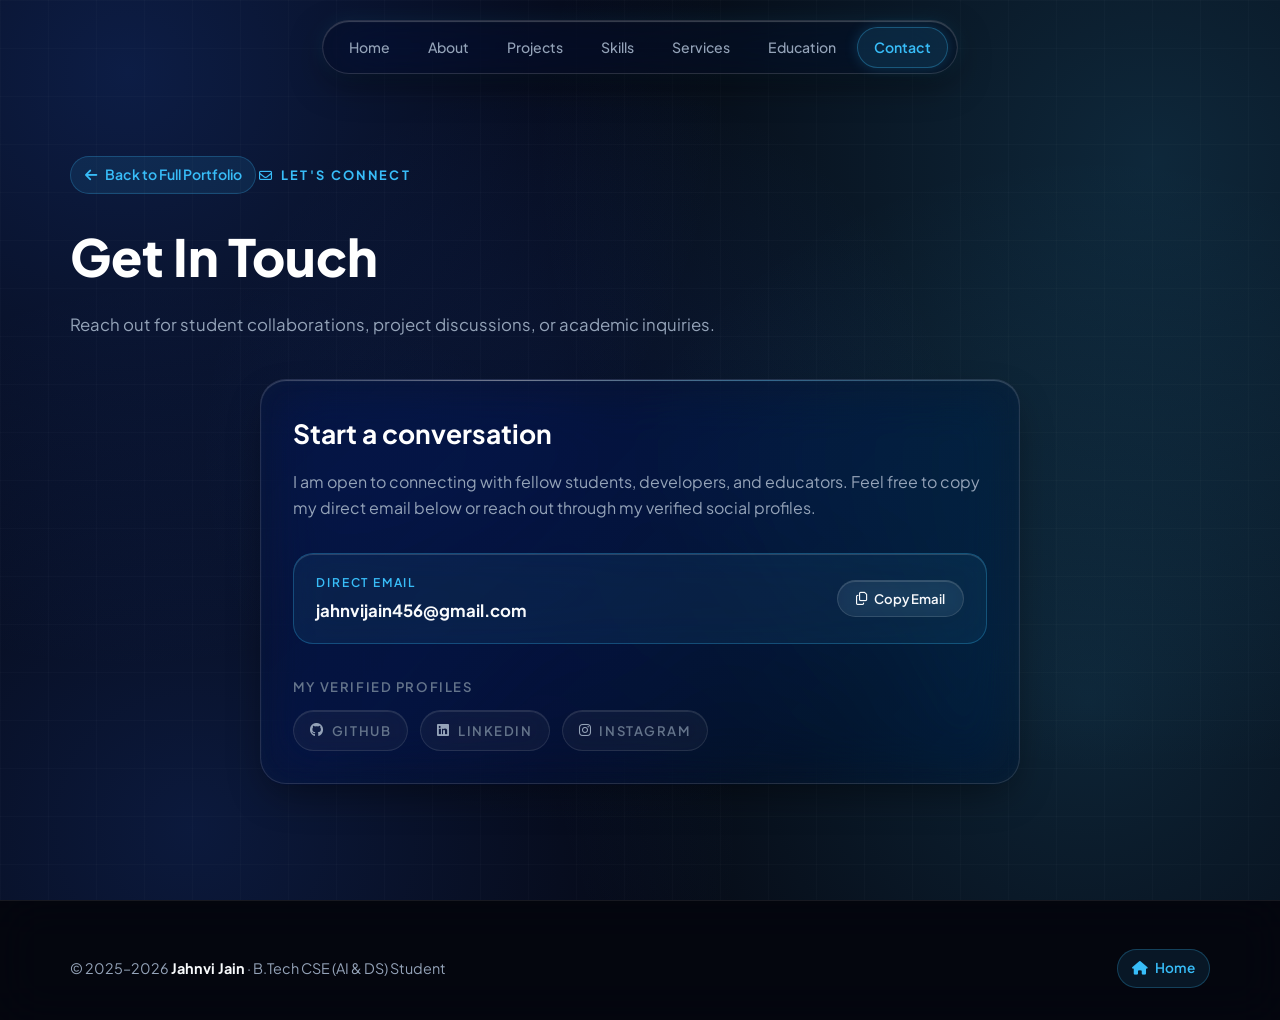
<file: contact.html>
<!DOCTYPE html>
<html lang="en">
<head>
    <meta charset="UTF-8">
    <meta name="viewport" content="width=device-width, initial-scale=1.0">
    <title>Contact | Jahnvi Jain</title>
    <link rel="icon" href="img.png" type="image/x-icon">
    <link rel="stylesheet" href="https://cdnjs.cloudflare.com/ajax/libs/font-awesome/6.5.2/css/all.min.css">
    <link rel="stylesheet" href="blog.css">
    <!-- Vercel Web Analytics -->
    <script>
        window.va = window.va || function () { (window.vaq = window.vaq || []).push(arguments); };
    </script>
    <script defer src="https://cdn.vercel-insights.com/v1/script.js"></script>
</head>
<body>

    <!-- Floating Navigation Bar -->
    <header id="mainHeader">
        <div class="nav-capsule">
            <nav class="nav-menu" id="navMenu">
                <a href="index.html#home"><i class="fa-solid fa-house"></i><span>Home</span></a>
                <a href="index.html#about"><i class="fa-solid fa-user"></i><span>About</span></a>
                <a href="index.html#projects"><i class="fa-solid fa-folder-open"></i><span>Projects</span></a>
                <a href="skills.html"><i class="fa-solid fa-layer-group"></i><span>Skills</span></a>
                <a href="services.html"><i class="fa-solid fa-briefcase"></i><span>Services</span></a>
                <a href="education.html"><i class="fa-solid fa-graduation-cap"></i><span>Education</span></a>
                <a href="contact.html" class="active"><i class="fa-solid fa-envelope"></i><span>Contact</span></a>
            </nav>
            <button class="mobile-toggle" id="mobileToggle" aria-label="Toggle navigation menu">
                <i class="fa-solid fa-bars"></i>
                <span>Menu</span>
            </button>
        </div>
    </header>

    <main class="page-shell">
        <div class="container">
            <div class="subpage-hero">
                <a href="index.html" class="back-home-link">
                    <i class="fa-solid fa-arrow-left"></i>
                    <span>Back to Full Portfolio</span>
                </a>
                <p class="eyebrow"><i class="fa-regular fa-envelope"></i> Let's Connect</p>
                <h1 style="font-size: clamp(2.2rem, 4vw, 3.2rem); font-weight: 800; margin-bottom: 0.85rem; color: #ffffff;">Get In Touch</h1>
                <p class="section-subtitle" style="text-align: left; max-width: 65ch;">
                    Reach out for student collaborations, project discussions, or academic inquiries.
                </p>
            </div>

            <div class="contact-card-wrapper">
                <div class="glass-card contact-info-card">
                    <div class="contact-info-top">
                        <h3>Start a conversation</h3>
                        <p>
                            I am open to connecting with fellow students, developers, and educators. Feel free to copy my direct email below or reach out through my verified social profiles.
                        </p>

                        <!-- Copy Email Box -->
                        <div class="email-copy-box">
                            <div class="email-label-group">
                                <span>Direct Email</span>
                                <strong>jahnvijain456@gmail.com</strong>
                            </div>
                            <div class="email-action-buttons">
                                <button class="copy-btn" id="copyEmailBtn" aria-label="Copy email address to clipboard">
                                    <i class="fa-regular fa-copy"></i>
                                    <span>Copy Email</span>
                                </button>
                            </div>
                        </div>
                    </div>

                    <div class="social-connect-row">
                        <span>My verified profiles</span>
                        <div class="social-pills-cluster">
                            <a href="https://github.com/jahnvijain777" target="_blank" rel="noopener noreferrer" class="social-badge-link">
                                <i class="fa-brands fa-github"></i>
                                <span>GitHub</span>
                            </a>
                            <a href="https://www.linkedin.com/in/jahnvijain777" target="_blank" rel="noopener noreferrer" class="social-badge-link">
                                <i class="fa-brands fa-linkedin"></i>
                                <span>LinkedIn</span>
                            </a>
                            <a href="https://www.instagram.com/mysterious_melody777/" target="_blank" rel="noopener noreferrer" class="social-badge-link">
                                <i class="fa-brands fa-instagram"></i>
                                <span>Instagram</span>
                            </a>
                        </div>
                    </div>
                </div>
            </div>
        </div>
    </main>

    <!-- Footer -->
    <footer>
        <div class="container footer-inner">
            <div class="footer-left">
                <p>&copy; 2025–2026 <strong>Jahnvi Jain</strong> · B.Tech CSE (AI &amp; DS) Student</p>
            </div>
            <div class="footer-right">
                <a href="index.html" class="back-to-top">
                    <i class="fa-solid fa-house"></i>
                    <span>Home</span>
                </a>
            </div>
        </div>
    </footer>

    <script src="main.js"></script>
</body>
</html>
</file>
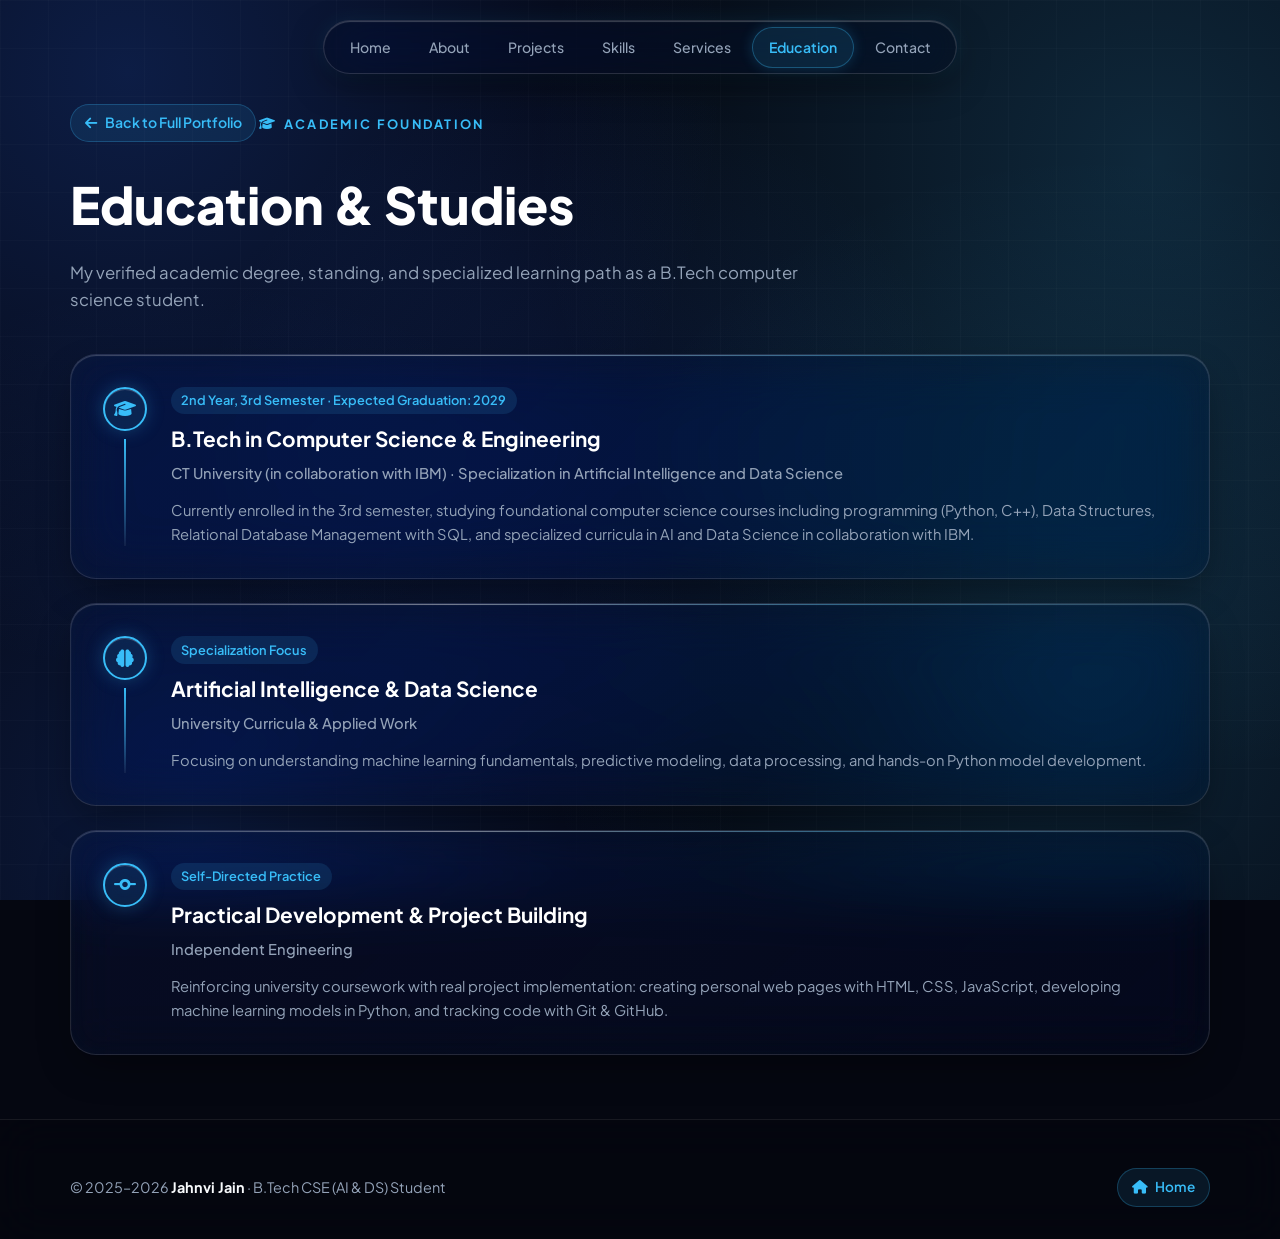
<file: education.html>
<!DOCTYPE html>
<html lang="en">
<head>
    <meta charset="UTF-8">
    <meta name="viewport" content="width=device-width, initial-scale=1.0">
    <title>Education | Jahnvi Jain</title>
    <link rel="icon" href="img.png" type="image/x-icon">
    <link rel="stylesheet" href="https://cdnjs.cloudflare.com/ajax/libs/font-awesome/6.5.2/css/all.min.css">
    <link rel="stylesheet" href="blog.css">
    <!-- Vercel Web Analytics -->
    <script>
        window.va = window.va || function () { (window.vaq = window.vaq || []).push(arguments); };
    </script>
    <script defer src="https://cdn.vercel-insights.com/v1/script.js"></script>
</head>
<body>

    <!-- Floating Navigation Bar -->
    <header id="mainHeader">
        <div class="nav-capsule">
            <nav class="nav-menu" id="navMenu">
                <a href="index.html#home"><i class="fa-solid fa-house"></i><span>Home</span></a>
                <a href="index.html#about"><i class="fa-solid fa-user"></i><span>About</span></a>
                <a href="index.html#projects"><i class="fa-solid fa-folder-open"></i><span>Projects</span></a>
                <a href="skills.html"><i class="fa-solid fa-layer-group"></i><span>Skills</span></a>
                <a href="services.html"><i class="fa-solid fa-briefcase"></i><span>Services</span></a>
                <a href="education.html" class="active"><i class="fa-solid fa-graduation-cap"></i><span>Education</span></a>
                <a href="contact.html"><i class="fa-solid fa-envelope"></i><span>Contact</span></a>
            </nav>
            <button class="mobile-toggle" id="mobileToggle" aria-label="Toggle navigation menu">
                <i class="fa-solid fa-bars"></i>
                <span>Menu</span>
            </button>
        </div>
    </header>

    <main class="page-shell">
        <div class="container">
            <div class="subpage-hero">
                <a href="index.html" class="back-home-link">
                    <i class="fa-solid fa-arrow-left"></i>
                    <span>Back to Full Portfolio</span>
                </a>
                <p class="eyebrow"><i class="fa-solid fa-graduation-cap"></i> Academic Foundation</p>
                <h1 style="font-size: clamp(2.2rem, 4vw, 3.2rem); font-weight: 800; margin-bottom: 0.85rem; color: #ffffff;">Education &amp; Studies</h1>
                <p class="section-subtitle" style="text-align: left; max-width: 65ch;">
                    My verified academic degree, standing, and specialized learning path as a B.Tech computer science student.
                </p>
            </div>

            <div class="education-timeline" style="margin-inline: 0; max-width: 100%;">
                
                <div class="glass-card timeline-card">
                    <div class="timeline-indicator">
                        <div class="timeline-dot"><i class="fa-solid fa-graduation-cap"></i></div>
                        <div class="timeline-line"></div>
                    </div>
                    <div class="timeline-body">
                        <div class="timeline-meta">
                            <span class="timeline-period">2nd Year, 3rd Semester · Expected Graduation: 2029</span>
                        </div>
                        <h3>B.Tech in Computer Science &amp; Engineering</h3>
                        <p class="timeline-institution">CT University (in collaboration with IBM) · Specialization in Artificial Intelligence and Data Science</p>
                        <p>
                            Currently enrolled in the 3rd semester, studying foundational computer science courses including programming (Python, C++), Data Structures, Relational Database Management with SQL, and specialized curricula in AI and Data Science in collaboration with IBM.
                        </p>
                    </div>
                </div>

                <div class="glass-card timeline-card">
                    <div class="timeline-indicator">
                        <div class="timeline-dot"><i class="fa-solid fa-brain"></i></div>
                        <div class="timeline-line"></div>
                    </div>
                    <div class="timeline-body">
                        <div class="timeline-meta">
                            <span class="timeline-period">Specialization Focus</span>
                        </div>
                        <h3>Artificial Intelligence &amp; Data Science</h3>
                        <p class="timeline-institution">University Curricula &amp; Applied Work</p>
                        <p>
                            Focusing on understanding machine learning fundamentals, predictive modeling, data processing, and hands-on Python model development.
                        </p>
                    </div>
                </div>

                <div class="glass-card timeline-card">
                    <div class="timeline-indicator">
                        <div class="timeline-dot"><i class="fa-solid fa-code-commit"></i></div>
                    </div>
                    <div class="timeline-body">
                        <div class="timeline-meta">
                            <span class="timeline-period">Self-Directed Practice</span>
                        </div>
                        <h3>Practical Development &amp; Project Building</h3>
                        <p class="timeline-institution">Independent Engineering</p>
                        <p>
                            Reinforcing university coursework with real project implementation: creating personal web pages with HTML, CSS, JavaScript, developing machine learning models in Python, and tracking code with Git &amp; GitHub.
                        </p>
                    </div>
                </div>

            </div>
        </div>
    </main>

    <!-- Footer -->
    <footer>
        <div class="container footer-inner">
            <div class="footer-left">
                <p>&copy; 2025–2026 <strong>Jahnvi Jain</strong> · B.Tech CSE (AI &amp; DS) Student</p>
            </div>
            <div class="footer-right">
                <a href="index.html" class="back-to-top">
                    <i class="fa-solid fa-house"></i>
                    <span>Home</span>
                </a>
            </div>
        </div>
    </footer>

    <script src="main.js"></script>
</body>
</html>
</file>
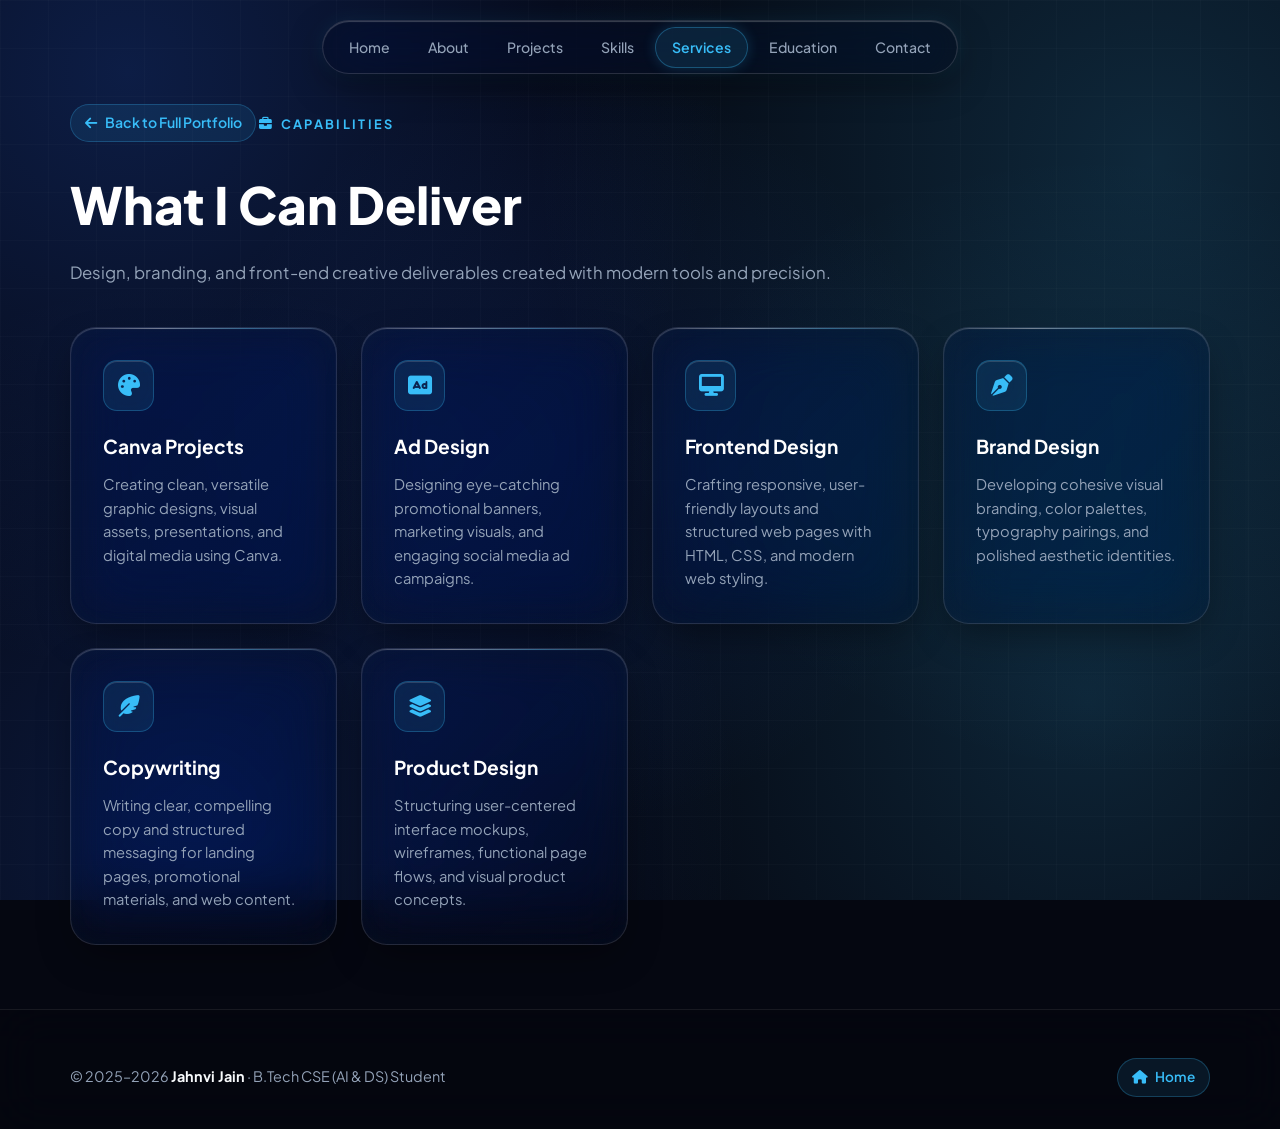
<file: services.html>
<!DOCTYPE html>
<html lang="en">
<head>
    <meta charset="UTF-8">
    <meta name="viewport" content="width=device-width, initial-scale=1.0">
    <title>What I Can Deliver | Jahnvi Jain</title>
    <link rel="icon" href="img.png" type="image/x-icon">
    <link rel="stylesheet" href="https://cdnjs.cloudflare.com/ajax/libs/font-awesome/6.5.2/css/all.min.css">
    <link rel="stylesheet" href="blog.css">
    <!-- Vercel Web Analytics -->
    <script>
        window.va = window.va || function () { (window.vaq = window.vaq || []).push(arguments); };
    </script>
    <script defer src="https://cdn.vercel-insights.com/v1/script.js"></script>
</head>
<body>

    <!-- Floating Navigation Bar -->
    <header id="mainHeader">
        <div class="nav-capsule">
            <nav class="nav-menu" id="navMenu">
                <a href="index.html#home"><i class="fa-solid fa-house"></i><span>Home</span></a>
                <a href="index.html#about"><i class="fa-solid fa-user"></i><span>About</span></a>
                <a href="index.html#projects"><i class="fa-solid fa-folder-open"></i><span>Projects</span></a>
                <a href="skills.html"><i class="fa-solid fa-layer-group"></i><span>Skills</span></a>
                <a href="services.html" class="active"><i class="fa-solid fa-briefcase"></i><span>Services</span></a>
                <a href="education.html"><i class="fa-solid fa-graduation-cap"></i><span>Education</span></a>
                <a href="contact.html"><i class="fa-solid fa-envelope"></i><span>Contact</span></a>
            </nav>
            <button class="mobile-toggle" id="mobileToggle" aria-label="Toggle navigation menu">
                <i class="fa-solid fa-bars"></i>
                <span>Menu</span>
            </button>
        </div>
    </header>

    <main class="page-shell">
        <div class="container">
            <div class="subpage-hero">
                <a href="index.html" class="back-home-link">
                    <i class="fa-solid fa-arrow-left"></i>
                    <span>Back to Full Portfolio</span>
                </a>
                <p class="eyebrow"><i class="fa-solid fa-briefcase"></i> Capabilities</p>
                <h1 style="font-size: clamp(2.2rem, 4vw, 3.2rem); font-weight: 800; margin-bottom: 0.85rem; color: #ffffff;">What I Can Deliver</h1>
                <p class="section-subtitle" style="text-align: left; max-width: 65ch;">
                    Design, branding, and front-end creative deliverables created with modern tools and precision.
                </p>
            </div>

            <div class="services-grid" style="grid-template-columns: repeat(auto-fit, minmax(260px, 1fr));">
                
                <div class="glass-card service-card">
                    <div class="service-icon-box"><i class="fa-solid fa-palette"></i></div>
                    <h3>Canva Projects</h3>
                    <p>Creating clean, versatile graphic designs, visual assets, presentations, and digital media using Canva.</p>
                </div>

                <div class="glass-card service-card">
                    <div class="service-icon-box"><i class="fa-solid fa-rectangle-ad"></i></div>
                    <h3>Ad Design</h3>
                    <p>Designing eye-catching promotional banners, marketing visuals, and engaging social media ad campaigns.</p>
                </div>

                <div class="glass-card service-card">
                    <div class="service-icon-box"><i class="fa-solid fa-desktop"></i></div>
                    <h3>Frontend Design</h3>
                    <p>Crafting responsive, user-friendly layouts and structured web pages with HTML, CSS, and modern web styling.</p>
                </div>

                <div class="glass-card service-card">
                    <div class="service-icon-box"><i class="fa-solid fa-pen-nib"></i></div>
                    <h3>Brand Design</h3>
                    <p>Developing cohesive visual branding, color palettes, typography pairings, and polished aesthetic identities.</p>
                </div>

                <div class="glass-card service-card">
                    <div class="service-icon-box"><i class="fa-solid fa-feather-pointed"></i></div>
                    <h3>Copywriting</h3>
                    <p>Writing clear, compelling copy and structured messaging for landing pages, promotional materials, and web content.</p>
                </div>

                <div class="glass-card service-card">
                    <div class="service-icon-box"><i class="fa-solid fa-layer-group"></i></div>
                    <h3>Product Design</h3>
                    <p>Structuring user-centered interface mockups, wireframes, functional page flows, and visual product concepts.</p>
                </div>

            </div>
        </div>
    </main>

    <!-- Footer -->
    <footer>
        <div class="container footer-inner">
            <div class="footer-left">
                <p>&copy; 2025–2026 <strong>Jahnvi Jain</strong> · B.Tech CSE (AI &amp; DS) Student</p>
            </div>
            <div class="footer-right">
                <a href="index.html" class="back-to-top">
                    <i class="fa-solid fa-house"></i>
                    <span>Home</span>
                </a>
            </div>
        </div>
    </footer>

    <script src="main.js"></script>
</body>
</html>
</file>
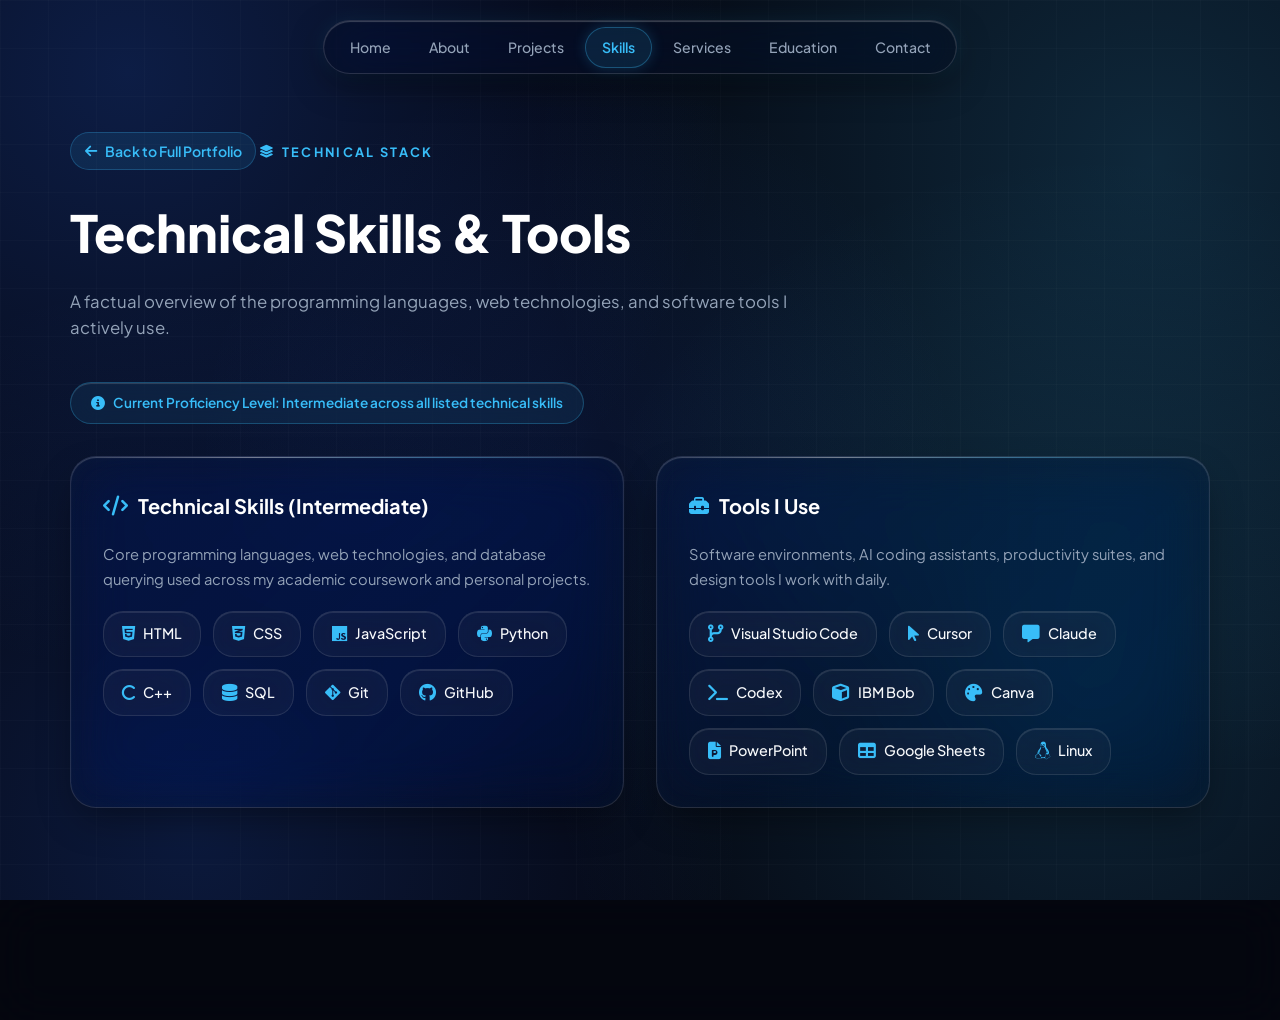
<file: skills.html>
<!DOCTYPE html>
<html lang="en">
<head>
    <meta charset="UTF-8">
    <meta name="viewport" content="width=device-width, initial-scale=1.0">
    <title>Skills &amp; Tools | Jahnvi Jain</title>
    <link rel="icon" href="img.png" type="image/x-icon">
    <link rel="stylesheet" href="https://cdnjs.cloudflare.com/ajax/libs/font-awesome/6.5.2/css/all.min.css">
    <link rel="stylesheet" href="blog.css">
    <!-- Vercel Web Analytics -->
    <script>
        window.va = window.va || function () { (window.vaq = window.vaq || []).push(arguments); };
    </script>
    <script defer src="https://cdn.vercel-insights.com/v1/script.js"></script>
</head>
<body>

    <!-- Floating Navigation Bar -->
    <header id="mainHeader">
        <div class="nav-capsule">
            <nav class="nav-menu" id="navMenu">
                <a href="index.html#home"><i class="fa-solid fa-house"></i><span>Home</span></a>
                <a href="index.html#about"><i class="fa-solid fa-user"></i><span>About</span></a>
                <a href="index.html#projects"><i class="fa-solid fa-folder-open"></i><span>Projects</span></a>
                <a href="skills.html" class="active"><i class="fa-solid fa-layer-group"></i><span>Skills</span></a>
                <a href="services.html"><i class="fa-solid fa-briefcase"></i><span>Services</span></a>
                <a href="education.html"><i class="fa-solid fa-graduation-cap"></i><span>Education</span></a>
                <a href="contact.html"><i class="fa-solid fa-envelope"></i><span>Contact</span></a>
            </nav>
            <button class="mobile-toggle" id="mobileToggle" aria-label="Toggle navigation menu">
                <i class="fa-solid fa-bars"></i>
                <span>Menu</span>
            </button>
        </div>
    </header>

    <main class="page-shell">
        <div class="container">
            <div class="subpage-hero">
                <a href="index.html" class="back-home-link">
                    <i class="fa-solid fa-arrow-left"></i>
                    <span>Back to Full Portfolio</span>
                </a>
                <p class="eyebrow"><i class="fa-solid fa-layer-group"></i> Technical Stack</p>
                <h1 style="font-size: clamp(2.2rem, 4vw, 3.2rem); font-weight: 800; margin-bottom: 0.85rem; color: #ffffff;">Technical Skills &amp; Tools</h1>
                <p class="section-subtitle" style="text-align: left; max-width: 65ch;">
                    A factual overview of the programming languages, web technologies, and software tools I actively use.
                </p>
            </div>

            <div class="skills-proficiency-notice" style="margin-inline: 0; margin-bottom: 2rem;">
                <i class="fa-solid fa-circle-info"></i>
                <span>Current Proficiency Level: Intermediate across all listed technical skills</span>
            </div>

            <div class="skills-container-grid">
                
                <!-- Technical Skills -->
                <div class="glass-card skill-category-card">
                    <h3>
                        <i class="fa-solid fa-code"></i>
                        <span>Technical Skills (Intermediate)</span>
                    </h3>
                    <p style="color: var(--text-secondary); font-size: 0.92rem; margin-bottom: 1.25rem;">
                        Core programming languages, web technologies, and database querying used across my academic coursework and personal projects.
                    </p>
                    <div class="skills-pills-list">
                        <div class="skill-pill"><i class="fa-brands fa-html5"></i><span>HTML</span></div>
                        <div class="skill-pill"><i class="fa-brands fa-css3-alt"></i><span>CSS</span></div>
                        <div class="skill-pill"><i class="fa-brands fa-js"></i><span>JavaScript</span></div>
                        <div class="skill-pill"><i class="fa-brands fa-python"></i><span>Python</span></div>
                        <div class="skill-pill"><i class="fa-solid fa-c"></i><span>C++</span></div>
                        <div class="skill-pill"><i class="fa-solid fa-database"></i><span>SQL</span></div>
                        <div class="skill-pill"><i class="fa-brands fa-git-alt"></i><span>Git</span></div>
                        <div class="skill-pill"><i class="fa-brands fa-github"></i><span>GitHub</span></div>
                    </div>
                </div>

                <!-- Tools I Use -->
                <div class="glass-card skill-category-card">
                    <h3>
                        <i class="fa-solid fa-toolbox"></i>
                        <span>Tools I Use</span>
                    </h3>
                    <p style="color: var(--text-secondary); font-size: 0.92rem; margin-bottom: 1.25rem;">
                        Software environments, AI coding assistants, productivity suites, and design tools I work with daily.
                    </p>
                    <div class="skills-pills-list">
                        <div class="skill-pill"><i class="fa-solid fa-code-branch"></i><span>Visual Studio Code</span></div>
                        <div class="skill-pill"><i class="fa-solid fa-arrow-pointer"></i><span>Cursor</span></div>
                        <div class="skill-pill"><i class="fa-solid fa-message"></i><span>Claude</span></div>
                        <div class="skill-pill"><i class="fa-solid fa-terminal"></i><span>Codex</span></div>
                        <div class="skill-pill"><i class="fa-solid fa-cube"></i><span>IBM Bob</span></div>
                        <div class="skill-pill"><i class="fa-solid fa-palette"></i><span>Canva</span></div>
                        <div class="skill-pill"><i class="fa-solid fa-file-powerpoint"></i><span>PowerPoint</span></div>
                        <div class="skill-pill"><i class="fa-solid fa-table"></i><span>Google Sheets</span></div>
                        <div class="skill-pill"><i class="fa-brands fa-linux"></i><span>Linux</span></div>
                    </div>
                </div>

            </div>
        </div>
    </main>

    <!-- Footer -->
    <footer>
        <div class="container footer-inner">
            <div class="footer-left">
                <p>&copy; 2025–2026 <strong>Jahnvi Jain</strong> · B.Tech CSE (AI &amp; DS) Student</p>
            </div>
            <div class="footer-right">
                <a href="index.html" class="back-to-top">
                    <i class="fa-solid fa-house"></i>
                    <span>Home</span>
                </a>
            </div>
        </div>
    </footer>

    <script src="main.js"></script>
</body>
</html>
</file>
<file: blog.css>
/* ==========================================================================
   JAHNVI JAIN - PERSONAL PORTFOLIO
   Theme: Dark Navy & Cyan Glassmorphism
   Clean, Accessible, Performance-Optimized CSS
   ========================================================================== */

@import url('https://fonts.googleapis.com/css2?family=Plus+Jakarta+Sans:wght@300;400;500;600;700;800&family=Poppins:wght@300;400;500;600;700&family=JetBrains+Mono:wght@400;500&display=swap');

/* --- Design Tokens --- */
:root {
    --bg-dark: #050711;
    --bg-secondary: #0a0e21;
    --bg-card: rgba(12, 18, 44, 0.35);
    --bg-card-hover: rgba(18, 28, 64, 0.50);
    --bg-card-elevated: rgba(14, 22, 52, 0.42);

    --border-subtle: rgba(255, 255, 255, 0.12);
    --border-hover: rgba(56, 189, 248, 0.50);
    --border-accent: rgba(56, 189, 248, 0.35);

    --primary-blue: #2563eb;
    --primary-glow: rgba(37, 99, 235, 0.35);
    --secondary-blue: #60a5fa;
    --accent-cyan: #38bdf8;
    --accent-indigo: #6366f1;

    --text-primary: #f8fafc;
    --text-secondary: #94a3b8;
    --text-muted: #64748b;
    --text-highlight: #38bdf8;

    --nav-bg: rgba(8, 14, 32, 0.45);
    --shadow-card: 0 16px 40px -10px rgba(0, 0, 0, 0.5);
    --shadow-glow: 0 0 25px rgba(56, 189, 248, 0.22);

    --radius-sm: 8px;
    --radius-md: 14px;
    --radius-lg: 20px;
    --radius-xl: 26px;
    --radius-full: 9999px;

    --transition-fast: 0.2s cubic-bezier(0.16, 1, 0.3, 1);
    --transition-normal: 0.3s cubic-bezier(0.16, 1, 0.3, 1);
}

/* --- Reset & Base Styles --- */
*, *::before, *::after {
    box-sizing: border-box;
    margin: 0;
    padding: 0;
}

html {
    scroll-behavior: smooth;
    color-scheme: dark;
}

body {
    min-height: 100vh;
    font-family: 'Plus Jakarta Sans', 'Poppins', -apple-system, BlinkMacSystemFont, "Segoe UI", sans-serif;
    color: var(--text-primary);
    background-color: var(--bg-dark);
    background-image: 
        radial-gradient(circle at 10% 8%, rgba(37, 99, 235, 0.24), transparent 42%),
        radial-gradient(circle at 90% 18%, rgba(56, 189, 248, 0.18), transparent 45%),
        radial-gradient(circle at 45% 50%, rgba(37, 99, 235, 0.14), transparent 45%),
        radial-gradient(circle at 85% 78%, rgba(56, 189, 248, 0.16), transparent 42%),
        radial-gradient(circle at 15% 92%, rgba(37, 99, 235, 0.20), transparent 40%);
    background-attachment: fixed;
    line-height: 1.65;
    overflow-x: hidden;
    position: relative;
}

/* Background Grid Overlay */
body::before {
    content: "";
    position: fixed;
    inset: 0;
    background-image: 
        linear-gradient(to right, rgba(255, 255, 255, 0.02) 1px, transparent 1px),
        linear-gradient(to bottom, rgba(255, 255, 255, 0.02) 1px, transparent 1px);
    background-size: 48px 48px;
    pointer-events: none;
    z-index: 0;
}

a {
    color: inherit;
    text-decoration: none;
    transition: var(--transition-fast);
}

img {
    max-width: 100%;
    height: auto;
    display: block;
}

ul {
    list-style: none;
}

button {
    font-family: inherit;
    cursor: pointer;
    border: none;
    background: none;
}

/* --- Typography Helpers (NO Gradients in text) --- */
.highlight-text {
    color: var(--accent-cyan);
    font-weight: 700;
}

/* --- Container & Layout --- */
.container {
    width: min(100% - 2.5rem, 1140px);
    margin-inline: auto;
    position: relative;
    z-index: 1;
}

section {
    padding: 5rem 0;
    position: relative;
    z-index: 1;
}

/* --- Header & Floating Navigation Capsule (Pure Minimalist Navbar) --- */
header {
    position: fixed;
    top: 1.25rem;
    left: 0;
    right: 0;
    z-index: 1000;
    display: flex;
    justify-content: center;
    pointer-events: none;
    padding: 0 1rem;
    transition: var(--transition-normal);
}

.nav-capsule {
    pointer-events: auto;
    position: relative;
    display: flex;
    align-items: center;
    justify-content: center;
    width: fit-content;
    max-width: 100%;
    padding: 0.35rem 0.55rem;
    border-radius: var(--radius-full);
    background: rgba(7, 12, 28, 0.45);
    backdrop-filter: blur(28px) saturate(190%);
    -webkit-backdrop-filter: blur(28px) saturate(190%);
    border: 1px solid rgba(255, 255, 255, 0.14);
    box-shadow: 
        0 12px 35px -5px rgba(0, 0, 0, 0.5),
        0 0 20px rgba(56, 189, 248, 0.10),
        inset 0 1px 1px rgba(255, 255, 255, 0.22);
    transition: all 0.3s cubic-bezier(0.16, 1, 0.3, 1);
}

header.scrolled .nav-capsule {
    background: rgba(6, 10, 24, 0.68);
    border-color: rgba(56, 189, 248, 0.32);
    box-shadow: 
        0 16px 40px -5px rgba(0, 0, 0, 0.65),
        0 0 25px rgba(56, 189, 248, 0.18),
        inset 0 1px 1px rgba(255, 255, 255, 0.25);
}

/* Navigation Links */
nav.nav-menu {
    display: flex;
    align-items: center;
    gap: 0.25rem;
    list-style: none;
    margin: 0;
    padding: 0;
}

nav.nav-menu a {
    display: inline-flex;
    align-items: center;
    gap: 0.45rem;
    padding: 0.5rem 1rem;
    border-radius: var(--radius-full);
    font-size: 0.88rem;
    font-weight: 500;
    color: var(--text-secondary);
    border: 1px solid transparent;
    transition: all 0.2s cubic-bezier(0.16, 1, 0.3, 1);
    white-space: nowrap;
}

nav.nav-menu a i {
    display: none;
    font-size: 0.85rem;
}

nav.nav-menu a:hover {
    color: #ffffff;
    background: rgba(255, 255, 255, 0.07);
    border-color: rgba(255, 255, 255, 0.08);
}

nav.nav-menu a.active {
    color: #38bdf8;
    background: rgba(56, 189, 248, 0.12);
    border: 1px solid rgba(56, 189, 248, 0.32);
    box-shadow: 0 0 14px rgba(56, 189, 248, 0.2);
    font-weight: 600;
}

/* Mobile Toggle */
.mobile-toggle {
    display: none;
    align-items: center;
    gap: 0.5rem;
    padding: 0.4rem 0.85rem;
    border-radius: var(--radius-full);
    background: transparent;
    border: none;
    color: var(--text-primary);
    font-size: 0.92rem;
    font-weight: 600;
    cursor: pointer;
    transition: var(--transition-fast);
}

.mobile-toggle i {
    font-size: 1.05rem;
    color: var(--accent-cyan);
}

/* --- Hero Section --- */
.hero-section {
    min-height: 100vh;
    display: flex;
    align-items: center;
    padding: 7rem 0 4.5rem;
}

.hero-grid {
    display: grid;
    grid-template-columns: 1.2fr 0.8fr;
    gap: 3.5rem;
    align-items: center;
}

.hero-content {
    display: flex;
    flex-direction: column;
    align-items: flex-start;
}

/* Status Chip */
.status-badge {
    display: inline-flex;
    align-items: center;
    gap: 0.55rem;
    padding: 0.4rem 0.95rem;
    border-radius: var(--radius-full);
    background: rgba(56, 189, 248, 0.08);
    backdrop-filter: blur(14px);
    -webkit-backdrop-filter: blur(14px);
    border: 1px solid rgba(56, 189, 248, 0.28);
    box-shadow: inset 0 1px 0 rgba(255, 255, 255, 0.14);
    font-size: 0.82rem;
    font-weight: 500;
    color: var(--accent-cyan);
    margin-bottom: 1.5rem;
}

.pulse-dot {
    width: 8px;
    height: 8px;
    border-radius: 50%;
    background: #10b981;
    box-shadow: 0 0 10px #10b981;
    animation: pulse 2s infinite;
}

@keyframes pulse {
    0%, 100% { opacity: 1; transform: scale(1); }
    50% { opacity: 0.5; transform: scale(0.85); }
}

.hero-content h1 {
    font-size: clamp(2.4rem, 4.8vw, 4rem);
    font-weight: 800;
    line-height: 1.15;
    letter-spacing: -0.03em;
    margin-bottom: 1rem;
    color: #ffffff;
}

/* Typewriter Line */
.typewriter-wrapper {
    font-size: clamp(1.1rem, 2.2vw, 1.45rem);
    font-weight: 500;
    color: var(--text-secondary);
    margin-bottom: 1.3rem;
    min-height: 2.2rem;
    display: flex;
    align-items: center;
}

#typewriter {
    color: var(--accent-cyan);
    font-weight: 600;
    margin-left: 0.45rem;
}

.cursor {
    color: var(--accent-cyan);
    font-weight: 300;
    animation: blink 1s infinite;
    margin-left: 2px;
}

@keyframes blink {
    0%, 100% { opacity: 1; }
    50% { opacity: 0; }
}

.hero-bio {
    font-size: 1.05rem;
    color: var(--text-secondary);
    line-height: 1.75;
    max-width: 58ch;
    margin-bottom: 2rem;
}

/* Hero CTA Buttons */
.hero-cta-group {
    display: flex;
    align-items: center;
    gap: 1rem;
    flex-wrap: wrap;
    margin-bottom: 2.2rem;
}

.btn {
    display: inline-flex;
    align-items: center;
    justify-content: center;
    gap: 0.6rem;
    padding: 0.8rem 1.6rem;
    border-radius: var(--radius-full);
    font-size: 0.95rem;
    font-weight: 600;
    transition: var(--transition-normal);
}

.btn-primary {
    background: #1d4ed8;
    color: #ffffff;
    box-shadow: 0 4px 20px rgba(29, 78, 216, 0.45);
    border: 1px solid rgba(255, 255, 255, 0.15);
}

.btn-primary:hover {
    background: #2563eb;
    box-shadow: 0 6px 26px rgba(37, 99, 235, 0.6);
    transform: translateY(-2px);
}

.btn-glass {
    background: rgba(255, 255, 255, 0.05);
    color: var(--text-primary);
    border: 1px solid rgba(255, 255, 255, 0.12);
    box-shadow: inset 0 1px 0 rgba(255, 255, 255, 0.16);
    backdrop-filter: blur(16px);
    -webkit-backdrop-filter: blur(16px);
}

.btn-glass:hover {
    background: rgba(255, 255, 255, 0.09);
    border-color: var(--border-hover);
    box-shadow: 0 4px 18px rgba(56, 189, 248, 0.2), inset 0 1px 0 rgba(255, 255, 255, 0.25);
    color: #ffffff;
    transform: translateY(-2px);
}

/* Hero Quick Links */
.hero-socials {
    display: flex;
    align-items: center;
    gap: 0.9rem;
}

.hero-socials span {
    font-size: 0.82rem;
    color: var(--text-muted);
    font-weight: 500;
    text-transform: uppercase;
    letter-spacing: 0.1em;
}

.social-pill {
    display: inline-flex;
    align-items: center;
    justify-content: center;
    width: 2.4rem;
    height: 2.4rem;
    border-radius: 50%;
    background: rgba(255, 255, 255, 0.04);
    border: 1px solid var(--border-subtle);
    color: var(--text-secondary);
    font-size: 1.05rem;
    transition: var(--transition-fast);
}

.social-pill:hover {
    color: #ffffff;
    background: rgba(56, 189, 248, 0.18);
    border-color: var(--accent-cyan);
    transform: translateY(-3px);
    box-shadow: 0 0 15px rgba(56, 189, 248, 0.35);
}

.social-pill.github:hover {
    box-shadow: 0 0 15px rgba(255, 255, 255, 0.35);
}

.social-pill.linkedin:hover {
    color: #38bdf8;
    box-shadow: 0 0 15px rgba(56, 189, 248, 0.45);
}

.social-pill.instagram:hover {
    color: #f43f5e;
    box-shadow: 0 0 15px rgba(244, 63, 94, 0.45);
}

/* --- Hero Visual / Portrait Card (Natural 3:4 aspect ratio, NO cropping) --- */
.hero-visual {
    display: flex;
    justify-content: center;
    align-items: center;
    position: relative;
}

.avatar-stage {
    position: relative;
    width: min(100%, 320px);
}

/* Ambient Radial Glow Behind Image */
.avatar-glow {
    position: absolute;
    inset: -10%;
    background: radial-gradient(circle, rgba(56, 189, 248, 0.22) 0%, rgba(37, 99, 235, 0.15) 50%, transparent 75%);
    filter: blur(35px);
    z-index: 0;
    pointer-events: none;
    border-radius: 50%;
}

.avatar-frame {
    position: relative;
    z-index: 1;
    border-radius: 22px;
    padding: 6px;
    background: linear-gradient(145deg, rgba(255, 255, 255, 0.22), rgba(56, 189, 248, 0.28), rgba(255, 255, 255, 0.05));
    border: 1px solid rgba(255, 255, 255, 0.16);
    box-shadow: 
        0 20px 45px -10px rgba(0, 0, 0, 0.65), 
        0 0 30px rgba(56, 189, 248, 0.22),
        inset 0 1px 1px rgba(255, 255, 255, 0.25);
    backdrop-filter: blur(24px);
    -webkit-backdrop-filter: blur(24px);
}

.avatar-image-wrapper {
    position: relative;
    border-radius: 17px;
    overflow: hidden;
    aspect-ratio: 3 / 4; /* Exact 3:4 aspect ratio matching img.png (2304x3072) */
    background: var(--bg-secondary);
}

.avatar-image-wrapper img {
    width: 100%;
    height: 100%;
    object-fit: cover;
    object-position: center top;
    display: block;
    transition: transform 0.5s cubic-bezier(0.16, 1, 0.3, 1);
}

.avatar-stage:hover .avatar-image-wrapper img {
    transform: scale(1.02);
}

/* --- Section Headers --- */
.section-header {
    text-align: center;
    max-width: 680px;
    margin-inline: auto;
    margin-bottom: 3.5rem;
}

.eyebrow {
    display: inline-flex;
    align-items: center;
    gap: 0.4rem;
    font-size: 0.8rem;
    font-weight: 700;
    text-transform: uppercase;
    letter-spacing: 0.18em;
    color: var(--accent-cyan);
    margin-bottom: 0.6rem;
}

.section-header h2 {
    font-size: clamp(2rem, 3.5vw, 2.7rem);
    font-weight: 800;
    letter-spacing: -0.02em;
    margin-bottom: 0.85rem;
    color: #ffffff;
}

.section-subtitle {
    color: var(--text-secondary);
    font-size: 1.05rem;
    line-height: 1.6;
}

/* --- Glass Card Component (Ultra-Translucent Glassmorphism) --- */
.glass-card {
    background: linear-gradient(135deg, rgba(14, 22, 52, 0.35) 0%, rgba(8, 14, 36, 0.22) 100%);
    border: 1px solid rgba(255, 255, 255, 0.12);
    border-radius: var(--radius-xl);
    padding: 2rem;
    backdrop-filter: blur(28px) saturate(190%);
    -webkit-backdrop-filter: blur(28px) saturate(190%);
    box-shadow: 
        0 16px 40px -10px rgba(0, 0, 0, 0.45),
        inset 0 1px 1px 0 rgba(255, 255, 255, 0.20),
        inset 0 0 20px 0 rgba(56, 189, 248, 0.03);
    transition: var(--transition-normal);
    position: relative;
    overflow: hidden;
}

.glass-card::before {
    content: "";
    position: absolute;
    top: 0;
    left: 0;
    right: 0;
    height: 1px;
    background: linear-gradient(90deg, transparent, rgba(255, 255, 255, 0.35), rgba(56, 189, 248, 0.35), transparent);
    opacity: 0.9;
}

.glass-card:hover {
    background: linear-gradient(135deg, rgba(18, 30, 70, 0.46) 0%, rgba(10, 18, 46, 0.32) 100%);
    border-color: var(--border-hover);
    transform: translateY(-4px);
    box-shadow: 
        0 20px 45px -10px rgba(0, 0, 0, 0.55),
        0 0 25px rgba(56, 189, 248, 0.18),
        inset 0 1px 1px 0 rgba(255, 255, 255, 0.28);
}

/* --- About Section --- */
.about-grid {
    display: grid;
    grid-template-columns: 1.15fr 0.85fr;
    gap: 2rem;
    align-items: stretch;
}

.about-main-card {
    display: flex;
    flex-direction: column;
    justify-content: space-between;
}

.about-main-card h3 {
    font-size: 1.55rem;
    font-weight: 700;
    margin-bottom: 1rem;
    color: #ffffff;
}

.about-main-card p {
    color: var(--text-secondary);
    font-size: 1rem;
    line-height: 1.75;
    margin-bottom: 1.25rem;
}

.about-verified-details {
    display: grid;
    grid-template-columns: repeat(2, 1fr);
    gap: 1rem;
    margin-top: 1rem;
}

.detail-pill-box {
    padding: 1.15rem;
    border-radius: var(--radius-md);
    background: rgba(255, 255, 255, 0.035);
    backdrop-filter: blur(16px);
    -webkit-backdrop-filter: blur(16px);
    border: 1px solid rgba(255, 255, 255, 0.10);
    box-shadow: inset 0 1px 0 rgba(255, 255, 255, 0.10);
    transition: var(--transition-fast);
}

.detail-pill-box:hover {
    border-color: rgba(56, 189, 248, 0.40);
    background: rgba(56, 189, 248, 0.10);
    box-shadow: inset 0 1px 0 rgba(255, 255, 255, 0.20), 0 4px 15px rgba(56, 189, 248, 0.15);
}

.detail-pill-box .box-icon {
    font-size: 1.25rem;
    color: var(--accent-cyan);
    margin-bottom: 0.45rem;
}

.detail-pill-box h4 {
    font-size: 0.9rem;
    font-weight: 700;
    color: var(--text-primary);
    margin-bottom: 0.25rem;
}

.detail-pill-box p {
    font-size: 0.82rem;
    color: var(--text-secondary);
    margin: 0;
    line-height: 1.4;
}

/* Quick Stats Column */
.about-stats-column {
    display: grid;
    grid-template-rows: repeat(3, 1fr);
    gap: 1rem;
}

.stat-card {
    display: flex;
    align-items: center;
    gap: 1.25rem;
    padding: 1.5rem;
}

.stat-icon {
    width: 3.2rem;
    height: 3.2rem;
    border-radius: var(--radius-md);
    display: flex;
    align-items: center;
    justify-content: center;
    font-size: 1.35rem;
    background: rgba(56, 189, 248, 0.10);
    backdrop-filter: blur(14px);
    -webkit-backdrop-filter: blur(14px);
    border: 1px solid rgba(56, 189, 248, 0.28);
    box-shadow: inset 0 1px 0 rgba(255, 255, 255, 0.15);
    color: var(--accent-cyan);
    flex-shrink: 0;
}

.stat-details h4 {
    font-size: 1.35rem;
    font-weight: 800;
    color: #ffffff;
    letter-spacing: -0.02em;
}

.stat-details p {
    font-size: 0.88rem;
    color: var(--text-secondary);
}

/* --- Projects Section --- */
.projects-grid {
    display: grid;
    grid-template-columns: repeat(auto-fit, minmax(340px, 1fr));
    gap: 2rem;
}

.project-card {
    display: flex;
    flex-direction: column;
    justify-content: space-between;
    height: 100%;
}

.project-top {
    margin-bottom: 1.5rem;
}

.project-badge-bar {
    display: flex;
    align-items: center;
    justify-content: space-between;
    margin-bottom: 1.25rem;
}

.project-type-tag {
    font-size: 0.72rem;
    font-weight: 700;
    text-transform: uppercase;
    letter-spacing: 0.12em;
    padding: 0.3rem 0.75rem;
    border-radius: var(--radius-full);
    background: rgba(56, 189, 248, 0.08);
    backdrop-filter: blur(12px);
    -webkit-backdrop-filter: blur(12px);
    border: 1px solid rgba(56, 189, 248, 0.28);
    box-shadow: inset 0 1px 0 rgba(255, 255, 255, 0.12);
    color: var(--accent-cyan);
}

.project-title {
    font-size: 1.35rem;
    font-weight: 700;
    margin-bottom: 0.75rem;
    color: #ffffff;
}

.project-description {
    font-size: 0.94rem;
    color: var(--text-secondary);
    line-height: 1.65;
    margin-bottom: 1.25rem;
}

.project-tech-tags {
    display: flex;
    flex-wrap: wrap;
    gap: 0.45rem;
    margin-bottom: 1.5rem;
}

.tech-tag {
    font-size: 0.75rem;
    font-family: 'JetBrains Mono', monospace;
    font-weight: 500;
    padding: 0.25rem 0.65rem;
    border-radius: var(--radius-sm);
    background: rgba(255, 255, 255, 0.04);
    backdrop-filter: blur(12px);
    -webkit-backdrop-filter: blur(12px);
    border: 1px solid rgba(255, 255, 255, 0.09);
    box-shadow: inset 0 1px 0 rgba(255, 255, 255, 0.08);
    color: var(--text-secondary);
}

.project-actions {
    display: flex;
    align-items: center;
    gap: 0.75rem;
    margin-top: auto;
}

.btn-sm {
    padding: 0.55rem 1.15rem;
    font-size: 0.84rem;
    border-radius: var(--radius-full);
}

/* --- Skills Section --- */
.skills-proficiency-notice {
    display: flex;
    align-items: center;
    justify-content: center;
    gap: 0.5rem;
    margin-bottom: 2rem;
    padding: 0.55rem 1.25rem;
    border-radius: var(--radius-full);
    background: rgba(56, 189, 248, 0.08);
    backdrop-filter: blur(16px);
    -webkit-backdrop-filter: blur(16px);
    border: 1px solid rgba(56, 189, 248, 0.28);
    box-shadow: inset 0 1px 0 rgba(255, 255, 255, 0.14);
    color: var(--accent-cyan);
    font-size: 0.85rem;
    font-weight: 600;
    width: fit-content;
    margin-inline: auto;
}

.skills-container-grid {
    display: grid;
    grid-template-columns: 1fr 1fr;
    gap: 2rem;
}

.skill-category-card h3 {
    display: flex;
    align-items: center;
    gap: 0.65rem;
    font-size: 1.25rem;
    font-weight: 700;
    margin-bottom: 1.25rem;
    color: #ffffff;
}

.skill-category-card h3 i {
    color: var(--accent-cyan);
}

.skills-pills-list {
    display: flex;
    flex-wrap: wrap;
    gap: 0.75rem;
}

.skill-pill {
    display: inline-flex;
    align-items: center;
    gap: 0.55rem;
    padding: 0.65rem 1.1rem;
    border-radius: var(--radius-lg);
    background: rgba(255, 255, 255, 0.035);
    backdrop-filter: blur(16px);
    -webkit-backdrop-filter: blur(16px);
    border: 1px solid rgba(255, 255, 255, 0.10);
    box-shadow: inset 0 1px 0 rgba(255, 255, 255, 0.10);
    font-size: 0.9rem;
    font-weight: 500;
    color: var(--text-primary);
    transition: var(--transition-fast);
}

.skill-pill i {
    font-size: 1.1rem;
    color: var(--accent-cyan);
}

.skill-pill:hover {
    background: rgba(56, 189, 248, 0.14);
    border-color: rgba(56, 189, 248, 0.45);
    box-shadow: 0 4px 18px rgba(56, 189, 248, 0.22), inset 0 1px 0 rgba(255, 255, 255, 0.20);
    color: #ffffff;
    transform: translateY(-2px);
}

/* --- Services / Deliverables Section --- */
.services-grid {
    display: grid;
    grid-template-columns: repeat(auto-fit, minmax(250px, 1fr));
    gap: 1.5rem;
}

.service-card {
    text-align: left;
}

.service-icon-box {
    width: 3.2rem;
    height: 3.2rem;
    border-radius: var(--radius-md);
    background: rgba(56, 189, 248, 0.10);
    backdrop-filter: blur(14px);
    -webkit-backdrop-filter: blur(14px);
    border: 1px solid rgba(56, 189, 248, 0.28);
    box-shadow: inset 0 1px 0 rgba(255, 255, 255, 0.15);
    display: flex;
    align-items: center;
    justify-content: center;
    font-size: 1.35rem;
    color: var(--accent-cyan);
    margin-bottom: 1.25rem;
    transition: var(--transition-fast);
}

.service-card:hover .service-icon-box {
    background: var(--primary-blue);
    color: #ffffff;
    box-shadow: 0 0 20px rgba(37, 99, 235, 0.6);
}

.service-card h3 {
    font-size: 1.2rem;
    font-weight: 700;
    margin-bottom: 0.65rem;
    color: #ffffff;
}

.service-card p {
    font-size: 0.92rem;
    color: var(--text-secondary);
    line-height: 1.6;
}

/* --- Education Section --- */
.education-timeline {
    max-width: 820px;
    margin-inline: auto;
    display: flex;
    flex-direction: column;
    gap: 1.5rem;
    position: relative;
}

.timeline-card {
    display: flex;
    gap: 1.5rem;
    position: relative;
}

.timeline-indicator {
    display: flex;
    flex-direction: column;
    align-items: center;
    flex-shrink: 0;
}

.timeline-dot {
    width: 2.75rem;
    height: 2.75rem;
    border-radius: 50%;
    background: rgba(56, 189, 248, 0.10);
    backdrop-filter: blur(14px);
    -webkit-backdrop-filter: blur(14px);
    border: 2px solid var(--accent-cyan);
    box-shadow: 0 0 18px rgba(56, 189, 248, 0.25), inset 0 1px 0 rgba(255, 255, 255, 0.2);
    color: var(--accent-cyan);
    display: flex;
    align-items: center;
    justify-content: center;
    font-size: 1.1rem;
}

.timeline-line {
    width: 2px;
    flex-grow: 1;
    background: linear-gradient(to bottom, var(--accent-cyan), rgba(255, 255, 255, 0.05));
    margin-top: 0.5rem;
}

.timeline-body {
    flex: 1;
}

.timeline-meta {
    display: flex;
    align-items: center;
    justify-content: space-between;
    margin-bottom: 0.5rem;
    flex-wrap: wrap;
    gap: 0.5rem;
}

.timeline-period {
    font-size: 0.8rem;
    font-weight: 600;
    color: var(--accent-cyan);
    background: rgba(56, 189, 248, 0.12);
    padding: 0.2rem 0.65rem;
    border-radius: var(--radius-full);
}

.timeline-body h3 {
    font-size: 1.3rem;
    font-weight: 700;
    color: #ffffff;
    margin-bottom: 0.35rem;
}

.timeline-institution {
    font-size: 0.95rem;
    color: var(--accent-cyan);
    font-weight: 500;
    margin-bottom: 0.85rem;
}

.timeline-body p {
    font-size: 0.92rem;
    color: var(--text-secondary);
    line-height: 1.6;
}

/* --- Contact Section --- */
.contact-card-wrapper {
    max-width: 760px;
    margin: 0 auto;
}

.contact-info-card {
    display: flex;
    flex-direction: column;
    justify-content: space-between;
}

.contact-info-top h3 {
    font-size: 1.65rem;
    font-weight: 700;
    margin-bottom: 0.85rem;
    color: #ffffff;
}

.contact-info-top p {
    color: var(--text-secondary);
    font-size: 1rem;
    line-height: 1.65;
    margin-bottom: 2rem;
}

/* Email Copy Box */
.email-copy-box {
    display: flex;
    align-items: center;
    justify-content: space-between;
    gap: 1rem;
    padding: 1.15rem 1.4rem;
    border-radius: var(--radius-lg);
    background: rgba(56, 189, 248, 0.08);
    backdrop-filter: blur(20px);
    -webkit-backdrop-filter: blur(20px);
    border: 1px solid rgba(56, 189, 248, 0.28);
    box-shadow: inset 0 1px 0 rgba(255, 255, 255, 0.15);
    margin-bottom: 2rem;
    flex-wrap: wrap;
}

.email-label-group span {
    display: block;
    font-size: 0.75rem;
    text-transform: uppercase;
    letter-spacing: 0.15em;
    color: var(--accent-cyan);
    margin-bottom: 0.25rem;
    font-weight: 600;
}

.email-label-group strong {
    font-size: 1.05rem;
    color: var(--text-primary);
    word-break: break-all;
}

.email-action-buttons {
    display: flex;
    align-items: center;
    gap: 0.65rem;
    flex-wrap: wrap;
}

.copy-btn {
    display: inline-flex;
    align-items: center;
    gap: 0.45rem;
    padding: 0.55rem 1.1rem;
    border-radius: var(--radius-full);
    background: rgba(255, 255, 255, 0.06);
    backdrop-filter: blur(14px);
    -webkit-backdrop-filter: blur(14px);
    border: 1px solid rgba(255, 255, 255, 0.12);
    box-shadow: inset 0 1px 0 rgba(255, 255, 255, 0.14);
    color: var(--text-primary);
    font-size: 0.82rem;
    font-weight: 600;
    transition: var(--transition-fast);
}

.copy-btn:hover {
    background: var(--primary-blue);
    border-color: var(--primary-blue);
    color: #ffffff;
    box-shadow: 0 0 18px rgba(37, 99, 235, 0.5), inset 0 1px 0 rgba(255, 255, 255, 0.25);
}

.copy-btn.copied {
    background: #10b981;
    border-color: #10b981;
    color: #ffffff;
}

/* Social Connect Row */
.social-connect-row {
    display: flex;
    flex-direction: column;
    gap: 0.8rem;
}

.social-connect-row span {
    font-size: 0.82rem;
    color: var(--text-muted);
    font-weight: 600;
    text-transform: uppercase;
    letter-spacing: 0.12em;
}

.social-pills-cluster {
    display: flex;
    gap: 0.75rem;
    flex-wrap: wrap;
}

.social-badge-link {
    display: inline-flex;
    align-items: center;
    gap: 0.55rem;
    padding: 0.55rem 1rem;
    border-radius: var(--radius-full);
    background: rgba(255, 255, 255, 0.035);
    backdrop-filter: blur(14px);
    -webkit-backdrop-filter: blur(14px);
    border: 1px solid rgba(255, 255, 255, 0.10);
    box-shadow: inset 0 1px 0 rgba(255, 255, 255, 0.10);
    font-size: 0.85rem;
    font-weight: 500;
    color: var(--text-secondary);
    transition: var(--transition-fast);
}

.social-badge-link:hover {
    color: #ffffff;
    background: rgba(56, 189, 248, 0.16);
    border-color: var(--border-hover);
    box-shadow: 0 4px 15px rgba(56, 189, 248, 0.2), inset 0 1px 0 rgba(255, 255, 255, 0.2);
    transform: translateY(-2px);
}

/* --- Footer --- */
footer {
    padding: 3rem 0 2rem;
    border-top: 1px solid rgba(255, 255, 255, 0.08);
    background: rgba(4, 6, 14, 0.55);
    backdrop-filter: blur(24px);
    -webkit-backdrop-filter: blur(24px);
    position: relative;
    z-index: 1;
}

.footer-inner {
    display: flex;
    align-items: center;
    justify-content: space-between;
    flex-wrap: wrap;
    gap: 1.5rem;
}

.footer-left p {
    font-size: 0.9rem;
    color: var(--text-secondary);
}

.footer-left p strong {
    color: var(--text-primary);
}

.footer-right {
    display: flex;
    align-items: center;
    gap: 1.25rem;
}

.back-to-top {
    display: inline-flex;
    align-items: center;
    gap: 0.45rem;
    font-size: 0.85rem;
    font-weight: 600;
    color: var(--accent-cyan);
    padding: 0.45rem 0.9rem;
    border-radius: var(--radius-full);
    background: rgba(56, 189, 248, 0.1);
    border: 1px solid rgba(56, 189, 248, 0.25);
    transition: var(--transition-fast);
}

.back-to-top:hover {
    background: var(--primary-blue);
    color: #ffffff;
    transform: translateY(-2px);
    box-shadow: 0 0 15px rgba(37, 99, 235, 0.4);
}

/* --- Subpage Standalone Layout --- */
.page-shell {
    min-height: 100vh;
    padding: 6.5rem 0 4rem;
    display: flex;
    flex-direction: column;
    justify-content: center;
}

.subpage-hero {
    margin-bottom: 2.5rem;
}

.back-home-link {
    display: inline-flex;
    align-items: center;
    gap: 0.5rem;
    font-size: 0.88rem;
    font-weight: 600;
    color: var(--accent-cyan);
    margin-bottom: 1.25rem;
    padding: 0.4rem 0.85rem;
    border-radius: var(--radius-full);
    background: rgba(56, 189, 248, 0.1);
    border: 1px solid rgba(56, 189, 248, 0.25);
    transition: var(--transition-fast);
}

.back-home-link:hover {
    background: var(--primary-blue);
    color: #ffffff;
    transform: translateX(-3px);
}

/* --- Responsive Media Queries --- */
@media (max-width: 992px) {
    .hero-grid {
        grid-template-columns: 1fr;
        gap: 3rem;
        text-align: center;
    }

    .hero-content {
        align-items: center;
    }

    .typewriter-wrapper {
        justify-content: center;
    }

    .hero-cta-group {
        justify-content: center;
    }

    .hero-socials {
        justify-content: center;
    }

    .about-grid {
        grid-template-columns: 1fr;
    }

    .skills-container-grid {
        grid-template-columns: 1fr;
    }
}

@media (max-width: 820px) {
    .nav-capsule {
        padding: 0.35rem 0.65rem;
    }

    .mobile-toggle {
        display: inline-flex;
    }

    nav.nav-menu {
        position: absolute;
        top: calc(100% + 0.65rem);
        left: 50%;
        transform: translateX(-50%) translateY(-8px) scale(0.98);
        width: min(calc(100vw - 2rem), 320px);
        flex-direction: column;
        align-items: stretch;
        border-radius: 20px;
        background: rgba(8, 14, 32, 0.68);
        border: 1px solid rgba(255, 255, 255, 0.14);
        box-shadow: 
            0 20px 45px rgba(0, 0, 0, 0.65), 
            0 0 25px rgba(56, 189, 248, 0.12),
            inset 0 1px 1px rgba(255, 255, 255, 0.20);
        padding: 0.75rem;
        gap: 0.35rem;
        display: flex;
        opacity: 0;
        pointer-events: none;
        transition: opacity 0.25s ease, transform 0.25s ease;
        backdrop-filter: blur(32px) saturate(200%);
        -webkit-backdrop-filter: blur(32px) saturate(200%);
    }

    nav.nav-menu.open {
        opacity: 1;
        transform: translateX(-50%) translateY(0) scale(1);
        pointer-events: auto;
    }

    nav.nav-menu a {
        width: 100%;
        text-align: left;
        padding: 0.7rem 1rem;
        font-size: 0.92rem;
        border-radius: var(--radius-md);
        display: flex;
        align-items: center;
        gap: 0.75rem;
    }

    nav.nav-menu a i {
        display: inline-block;
        width: 1.25rem;
        text-align: center;
        color: var(--accent-cyan);
    }
}

@media (max-width: 768px) {
    section {
        padding: 3.5rem 0;
    }

    .avatar-stage {
        width: min(100%, 280px);
    }

    .about-verified-details {
        grid-template-columns: 1fr;
    }

    .footer-inner {
        flex-direction: column;
        text-align: center;
    }
}

@media (max-width: 480px) {
    header {
        top: 0.75rem;
        padding: 0 0.75rem;
    }
    
    .nav-capsule {
        padding: 0.4rem 0.65rem 0.4rem 0.85rem;
    }

    .brand-logo .brand-name {
        font-size: 1.05rem;
    }
}

@media (prefers-reduced-motion: reduce) {
    *, *::before, *::after {
        animation-duration: 0.01ms !important;
        animation-iteration-count: 1 !important;
        transition-duration: 0.01ms !important;
        scroll-behavior: auto !important;
    }
}
</file>
